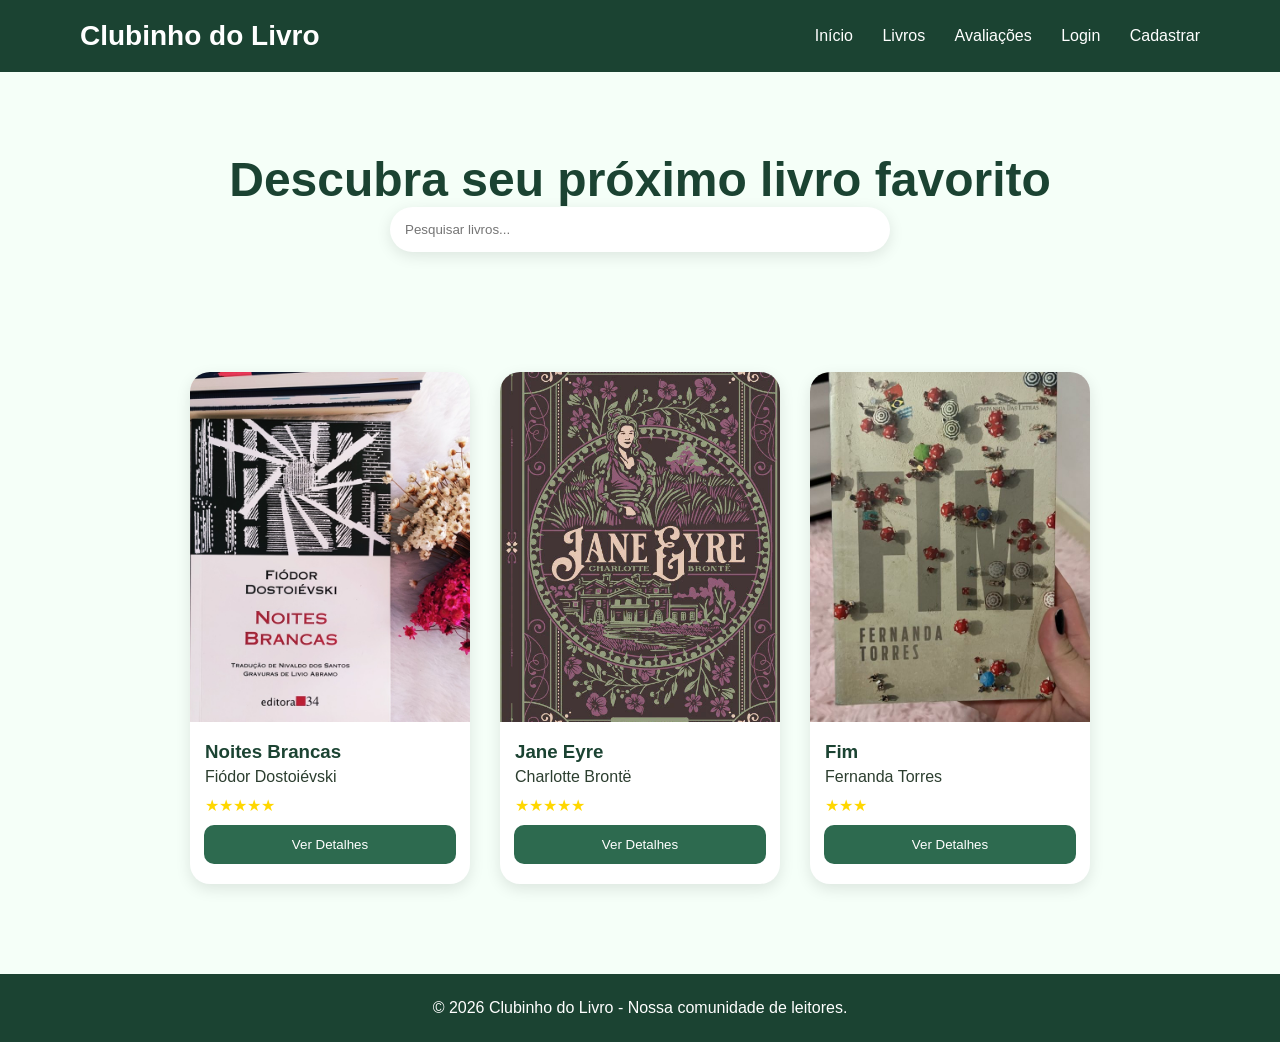
<file: index.html>
<!DOCTYPE html>
<html lang="pt-br">
<head>
    <meta charset="UTF-8">
    <meta name="viewport" content="width=device-width, initial-scale=1.0">
    <link rel="shortcut icon" href="img/livro.png" type="image/x-icon">
    <link rel="stylesheet" href="./css/style.css">
    <title>Clubinho do Livro</title>
</head>
<body>
<header>
    <div class="logo">Clubinho do Livro</div>

    <nav>
        <a href="index.html">Início</a>
        <a href="produto.html">Livros</a>
        <a href="avaliacao.html">Avaliações</a>
        <a href="login.html">Login</a>
        <a href="new.html">Cadastrar</a>
    </nav>
</header>

<main>

    <section class="hero">
        <h1>Descubra seu próximo livro favorito</h1>
        <input type="text" placeholder="Pesquisar livros...">
    </section>

    <section class="livros">

        <article class="card">
            <img src="img/Noites Brancas.jpg">
            <h3>Noites Brancas</h3>
            <p>Fiódor Dostoiévski</p>
            <div class="nota">★★★★★</div>
            <button>Ver Detalhes</button>
        </article>

        <article class="card">
            <img src="img/jane.jpg">
            <h3>Jane Eyre</h3>
            <p>Charlotte Brontë</p>
            <div class="nota">★★★★★</div>
            <button>Ver Detalhes</button>
        </article>

        <article class="card">
            <img src="img/fim.jpg">
            <h3>Fim</h3>
            <p>Fernanda Torres</p>
            <div class="nota">★★★</div>
            <button>Ver Detalhes</button>
        </article>

    </section>

</main>

<footer>
    <p>© 2026 Clubinho do Livro - Nossa comunidade de leitores.</p>
</footer>
</body>
</html>
</file>
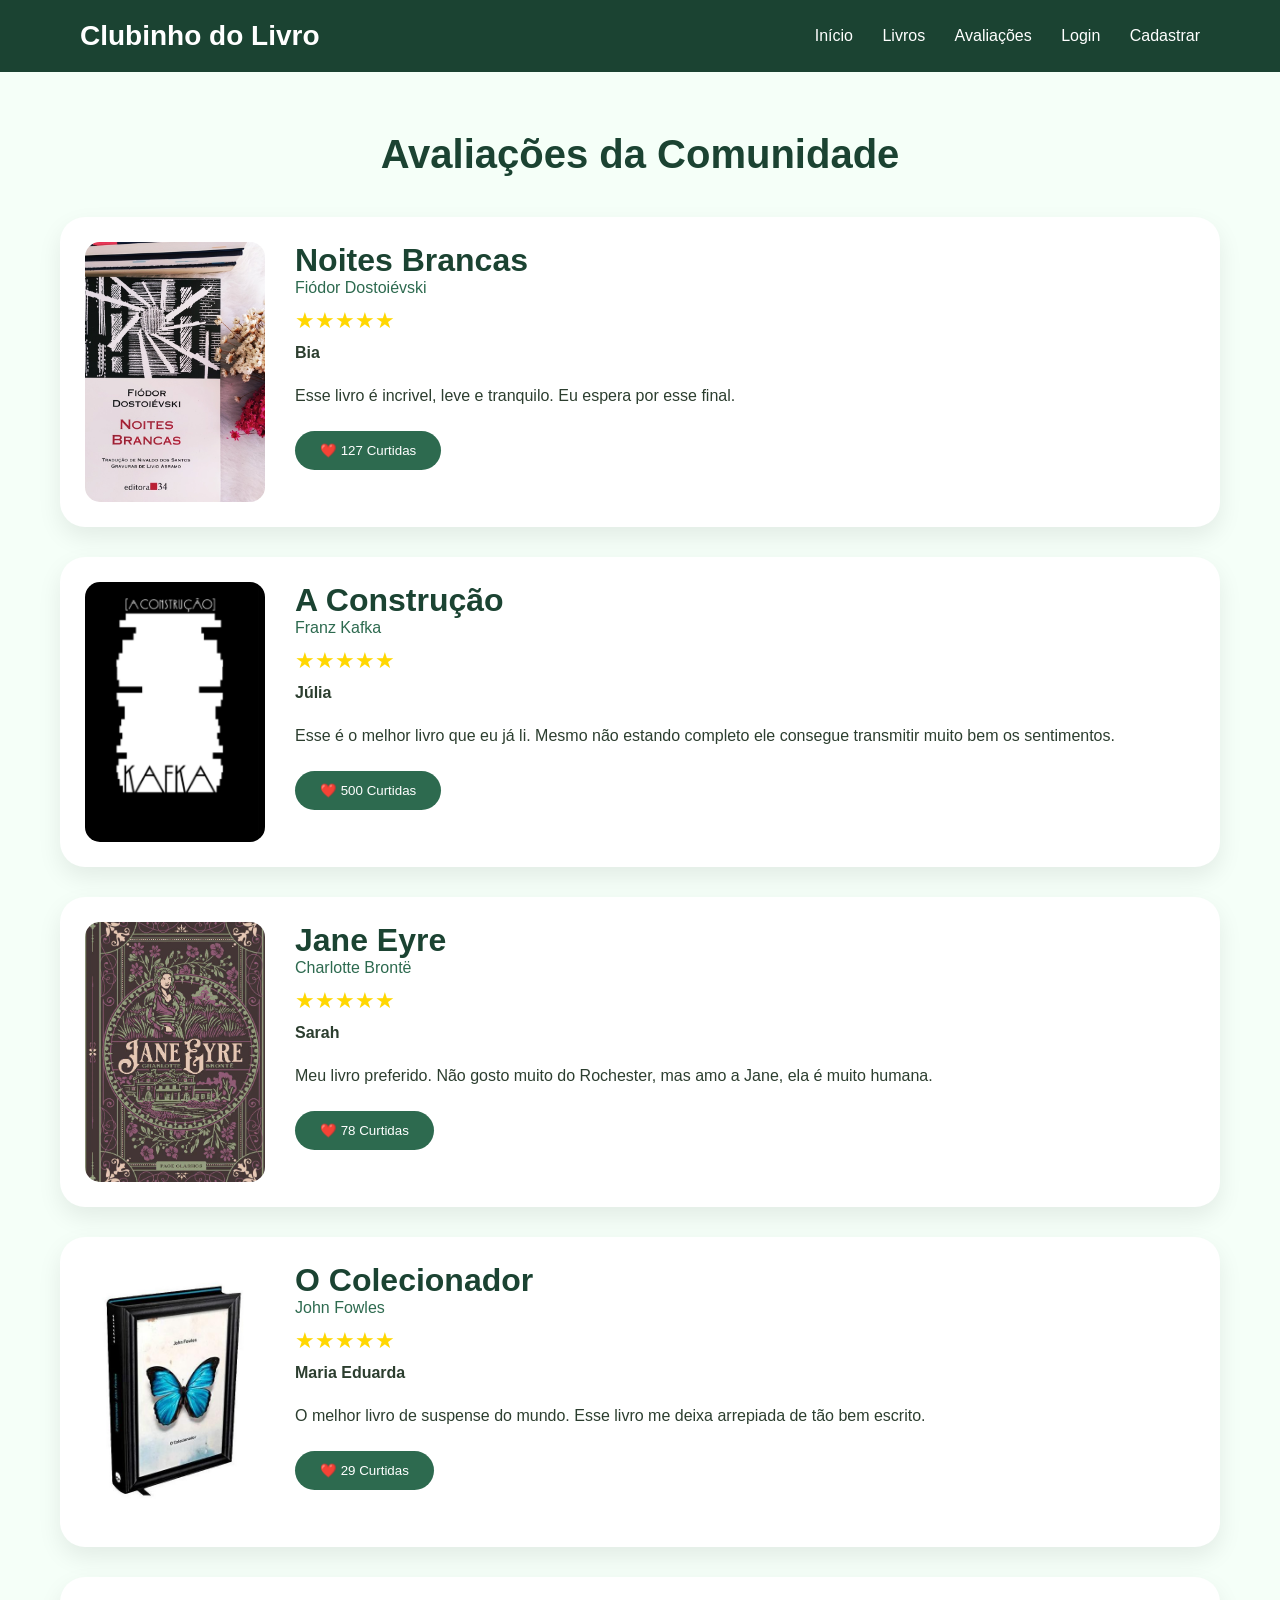
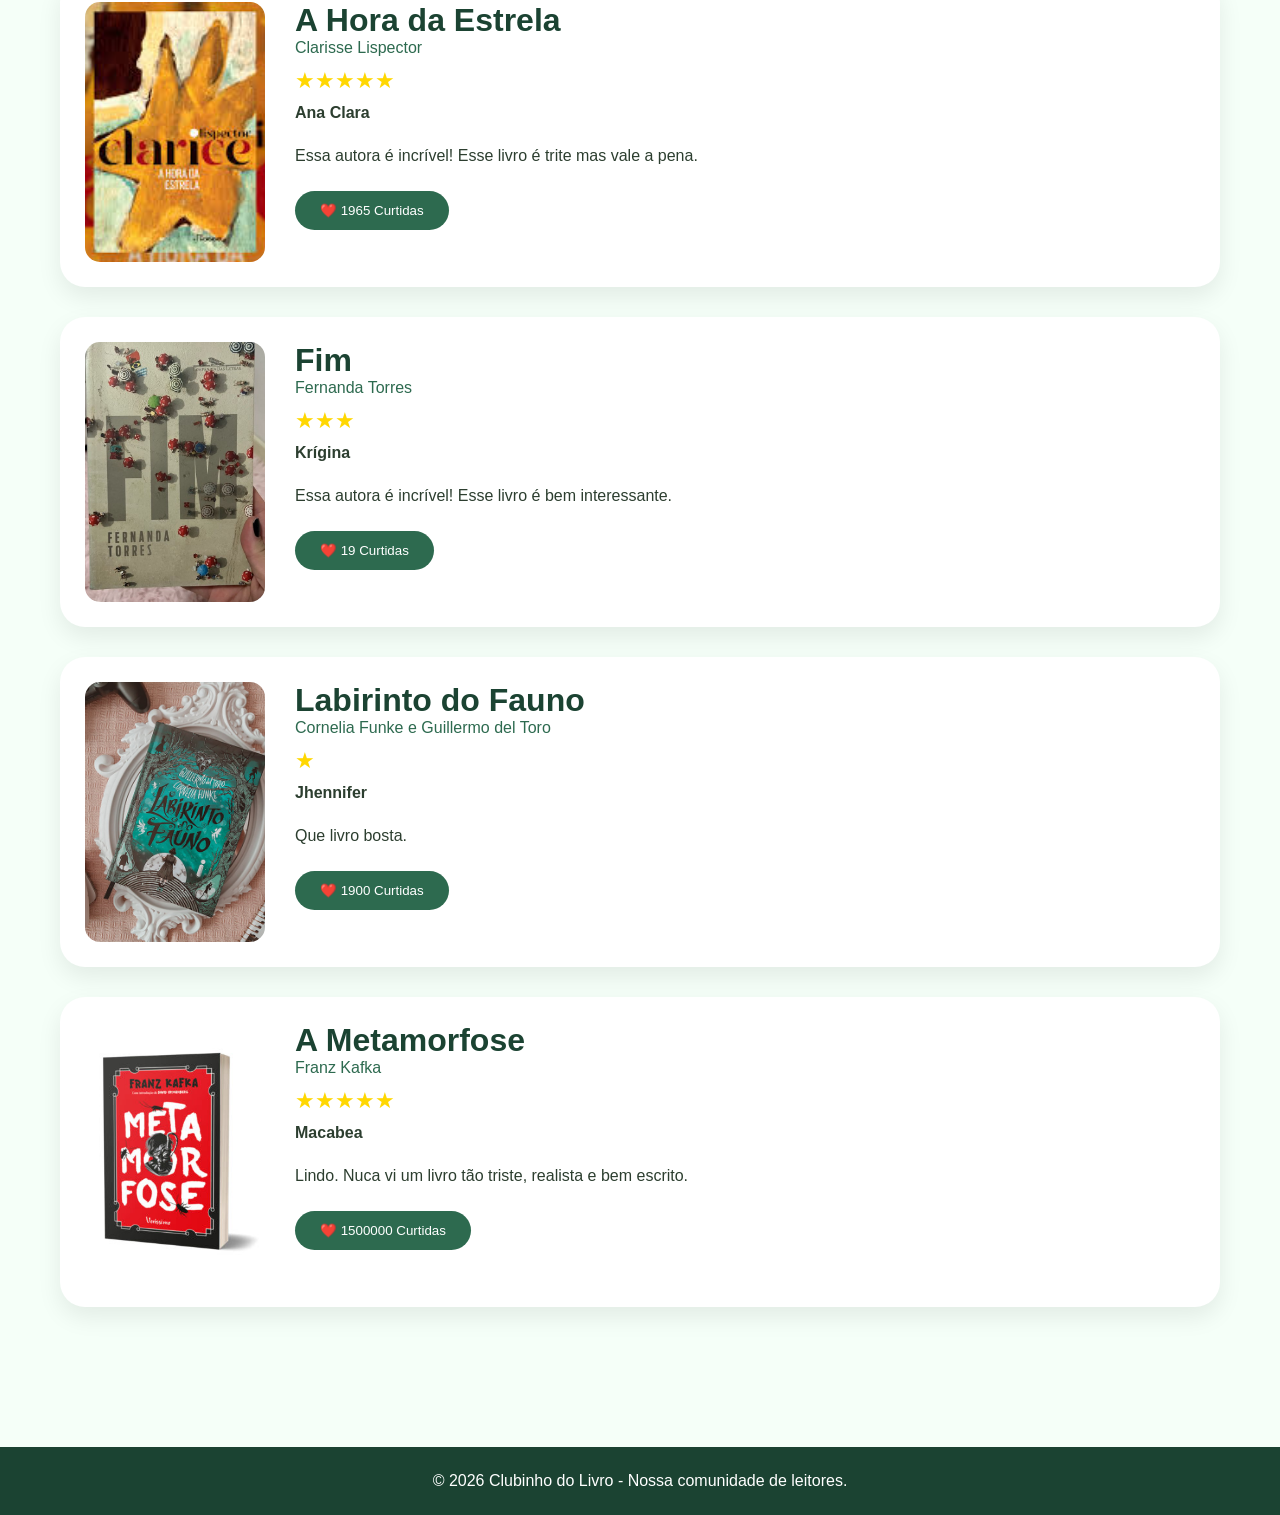
<file: avaliacao.html>
<!DOCTYPE html>
<html lang="pt-br">
<head>
    <meta charset="UTF-8">
    <meta name="viewport" content="width=device-width, initial-scale=1.0">
    <link rel="shortcut icon" href="img/livro.png" type="image/x-icon">
    <link rel="stylesheet" href="./css/style.css">
    <title>Clubinho do Livro</title>
</head>
<body>

 <header>
    <div class="logo">Clubinho do Livro</div>

    <nav>
        <a href="index.html">Início</a>
        <a href="produto.html">Livros</a>
        <a href="avaliacao.html">Avaliações</a>
        <a href="login.html">Login</a>
        <a href="new.html">Cadastrar</a>
    </nav>
</header>
<main>
    <section class="avaliacoes">

    <h2>Avaliações da Comunidade</h2>

    <article class="review-card">

        <img src="img/Noites Brancas.jpg" alt="Livro">

        <div class="review-content">

            <h3>Noites Brancas</h3>

            <span class="autor">
                Fiódor Dostoiévski
            </span>

            <div class="stars">
                ★★★★★
            </div>

            <h4>Bia</h4>

            <p>
                Esse livro é incrivel, leve e tranquilo.
                Eu espera por esse final.
            </p>

            <button>❤️ 127 Curtidas</button>

        </div>

    </article>

        <article class="review-card">

        <img src="img/construcao.png" alt="Livro">

        <div class="review-content">

            <h3>A Construção</h3>

            <span class="autor">
                Franz Kafka
            </span>

            <div class="stars">
                ★★★★★
            </div>

            <h4>Júlia</h4>

            <p>
                Esse é o melhor livro que eu já li.
                Mesmo não estando completo ele consegue transmitir muito bem os sentimentos.
            </p>

            <button>❤️ 500 Curtidas</button>

        </div>

    </article>

        <article class="review-card">

        <img src="img/jane.jpg" alt="Livro">

        <div class="review-content">

            <h3>Jane Eyre</h3>

            <span class="autor">
                Charlotte Brontë
            </span>

            <div class="stars">
                ★★★★★
            </div>

            <h4>Sarah</h4>

            <p>
                Meu livro preferido.
                Não gosto muito do Rochester, mas amo a Jane, ela é muito humana.
            </p>

            <button>❤️ 78 Curtidas</button>

        </div>

    </article>

         <article class="review-card">

        <img src="img/colecionador.jpg" alt="Livro">

        <div class="review-content">

            <h3>O Colecionador</h3>

            <span class="autor">
                John Fowles
            </span>

            <div class="stars">
                ★★★★★
            </div>

            <h4>Maria Eduarda</h4>

            <p>
                O melhor livro de suspense do mundo.
                Esse livro me deixa arrepiada de tão bem escrito.
            </p>

            <button>❤️ 29 Curtidas</button>

        </div>

    </article>

    <article class="review-card">

        <img src="img/estrela.jpg" alt="Livro">

        <div class="review-content">

            <h3>A Hora da Estrela</h3>

            <span class="autor">
                Clarisse Lispector
            </span>

            <div class="stars">
                ★★★★★
            </div>

            <h4>Ana Clara</h4>

            <p>
                Essa autora é incrível!
                Esse livro é trite mas vale a pena.
            </p>

            <button>❤️ 1965 Curtidas</button>

        </div>

    </article>

    <article class="review-card">

        <img src="img/fim.jpg" alt="Livro">

        <div class="review-content">

            <h3>Fim</h3>

            <span class="autor">
                Fernanda Torres
            </span>

            <div class="stars">
                ★★★
            </div>

            <h4>Krígina</h4>

            <p>
                Essa autora é incrível!
                Esse livro é bem interessante.
            </p>

            <button>❤️ 19 Curtidas</button>

        </div>

    </article>

    <article class="review-card">

        <img src="img/labirinto.jpg" alt="Livro">

        <div class="review-content">

            <h3>Labirinto do Fauno</h3>

            <span class="autor">
                Cornelia Funke e Guillermo del Toro
            </span>

            <div class="stars">
                ★
            </div>

            <h4>Jhennifer</h4>

            <p>
                Que livro bosta.
            </p>

            <button>❤️ 1900 Curtidas</button>

        </div>

    </article>

     <article class="review-card">

        <img src="img/metamorfose.jpg" alt="Livro">

        <div class="review-content">

            <h3>A Metamorfose</h3>

            <span class="autor">
                Franz Kafka
            </span>

            <div class="stars">
                ★★★★★
            </div>

            <h4>Macabea</h4>

            <p>
                Lindo.
                Nuca vi um livro tão triste, realista e bem escrito.
            </p>

            <button>❤️ 1500000 Curtidas</button>

        </div>

    </article>
</section>
</main>
<footer>
    <p>© 2026 Clubinho do Livro - Nossa comunidade de leitores.</p>
</footer>
</body>
</html>
</file>
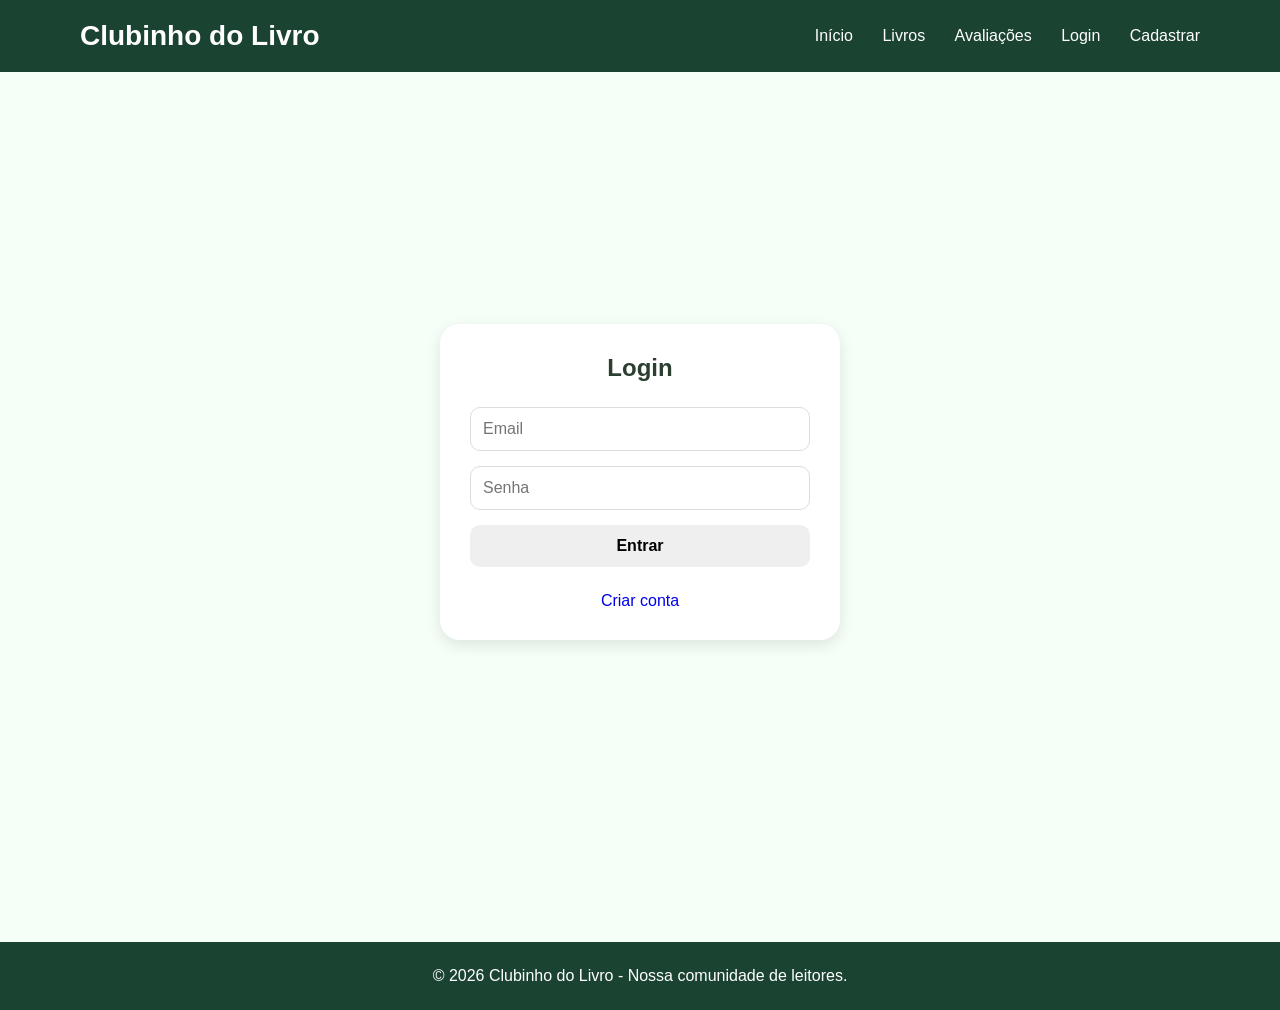
<file: login.html>
<!DOCTYPE html>
<html lang="pt-br">
<head>
    <meta charset="UTF-8">
    <meta name="viewport" content="width=device-width, initial-scale=1.0">
    <link rel="shortcut icon" href="img/livro.png" type="image/x-icon">
    <link rel="stylesheet" href="./css/style.css">
    <title>Clubinho do Livro</title>
</head>
<body>
<header>
    <div class="logo">Clubinho do Livro</div>

    <nav>
        <a href="index.html">Início</a>
        <a href="produto.html">Livros</a>
        <a href="avaliacao.html">Avaliações</a>
        <a href="login.html">Login</a>
        <a href="new.html">Cadastrar</a>
    </nav>
</header>

<main>

    <article class="login-container">

        <form class="login">

            <h1>Login</h1>

            <input type="email" placeholder="Email">

            <input type="password" placeholder="Senha">

            <button>Entrar</button>

            <a href="new.html">Criar conta</a>

        </form>

    </article>

</main>

<footer>
    <p>© 2026 Clubinho do Livro - Nossa comunidade de leitores.</p>
</footer>

</body>
</html>
</file>
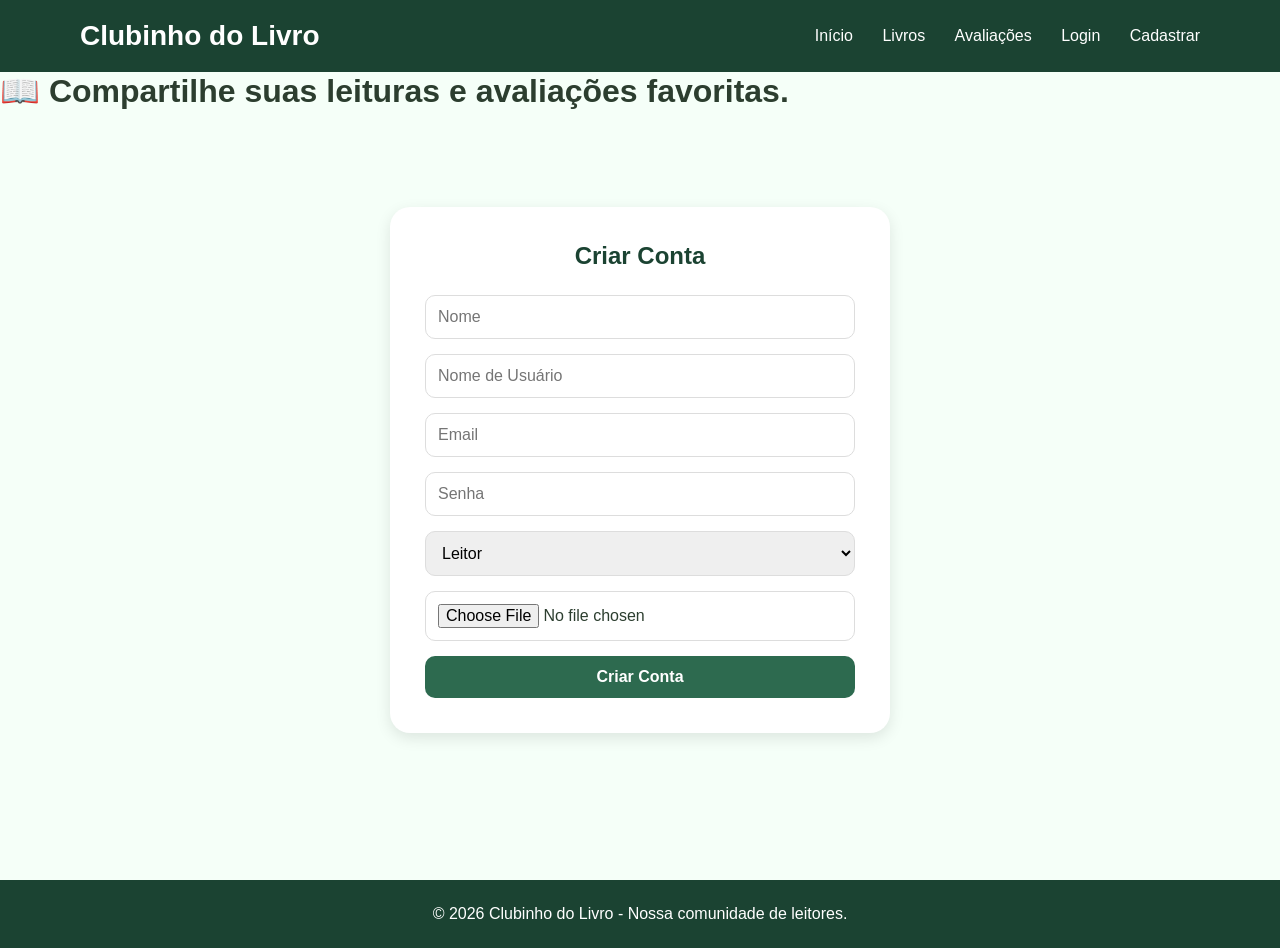
<file: new.html>
<!DOCTYPE html>
<html lang="pt-br">
<head>
    <meta charset="UTF-8">
    <meta name="viewport" content="width=device-width, initial-scale=1.0">
    <link rel="shortcut icon" href="img/livro.png" type="image/x-icon">
    <link rel="stylesheet" href="./css/style.css">
    <title>Clubinho do Livro</title>
</head>
<body>
<header>
    <div class="logo">Clubinho do Livro</div>

    <nav>
        <a href="index.html">Início</a>
        <a href="produto.html">Livros</a>
        <a href="avaliacao.html">Avaliações</a>
        <a href="login.html">Login</a>
        <a href="new.html">Cadastrar</a>
    </nav>
</header>

<main>

    <h1>📖 Compartilhe suas leituras e avaliações favoritas.</h1>

    <article class="cadastro-container">

        <form class="cadastro-form">

            <h1>Criar Conta</h1>

            <input type="text" placeholder="Nome">

            <input type="text" placeholder="Nome de Usuário">

            <input type="email" placeholder="Email">

            <input type="password" placeholder="Senha">

            <select>
                <option>Leitor</option>
                <option>Visitante</option>
                <option>Administrador</option>
            </select>

            <input type="file">

            <button>Criar Conta</button>

        </form>

    </article>

</main>

<footer>
    <p>© 2026 Clubinho do Livro - Nossa comunidade de leitores.</p>
</footer>
</html>
</file>
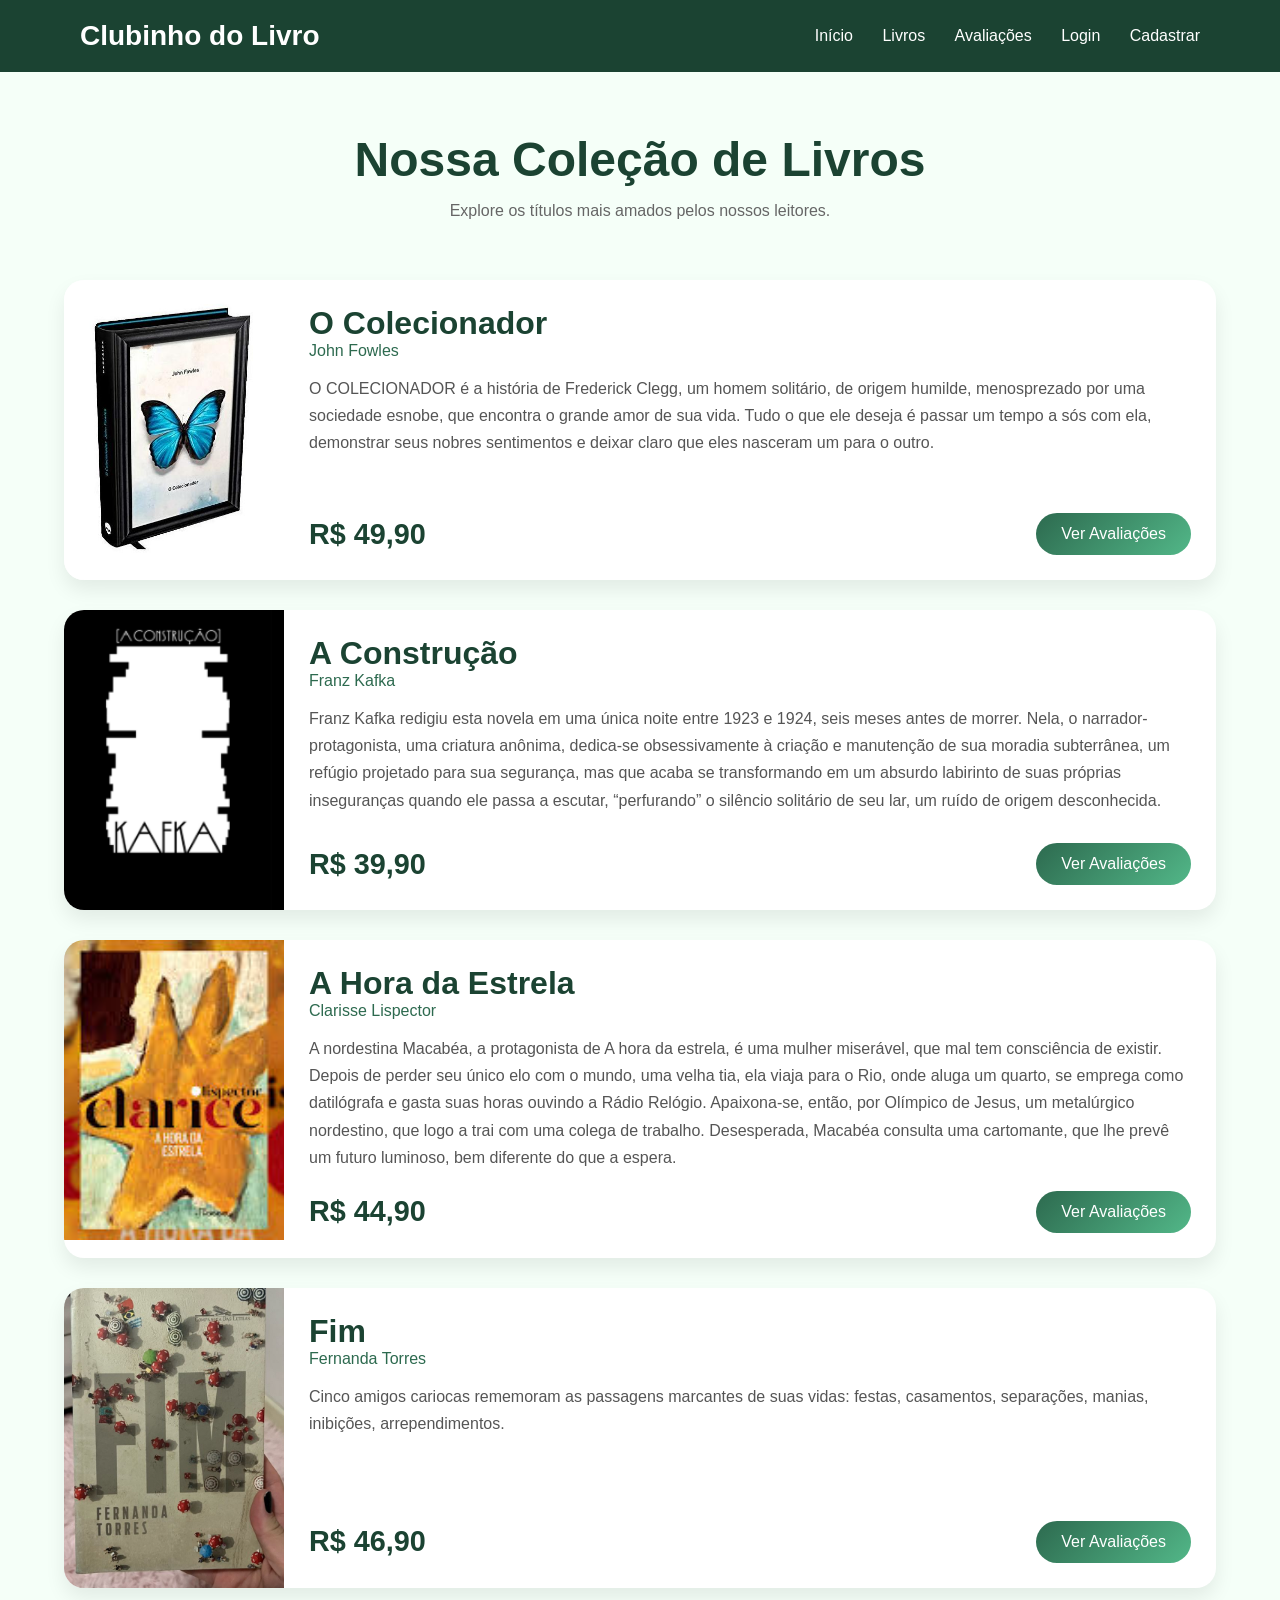
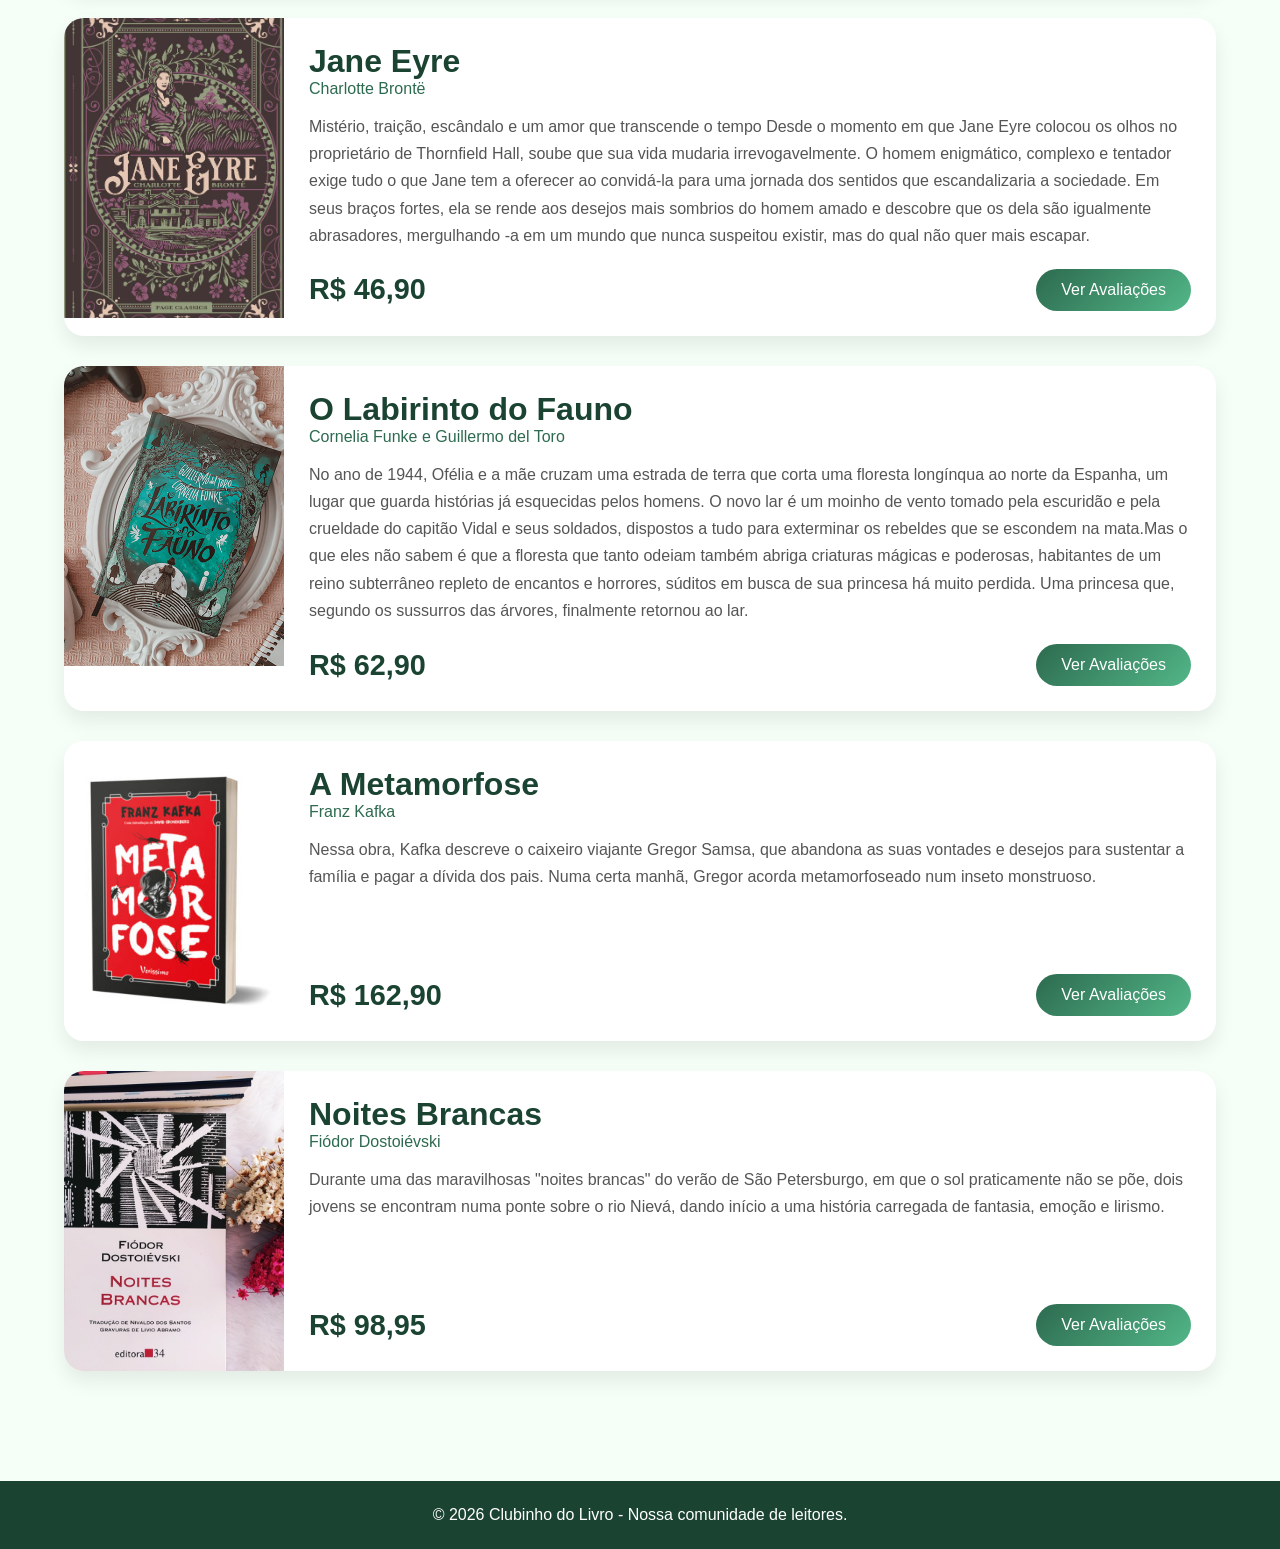
<file: produto.html>
<!DOCTYPE html>
<html lang="pt-BR">
<head>
    <meta charset="UTF-8">
    <meta name="viewport" content="width=device-width, initial-scale=1.0">
    <link rel="shortcut icon" href="img/livro.png" type="image/x-icon">
    <link rel="stylesheet" href="css/style.css">
    <title>Clubinho do Livro</title>
</head>
<body>

<header>
    <div class="logo">Clubinho do Livro</div>

    <nav>
        <a href="index.html">Início</a>
        <a href="produto.html">Livros</a>
        <a href="avaliacao.html">Avaliações</a>
        <a href="login.html">Login</a>
        <a href="new.html">Cadastrar</a>
    </nav>
</header>

<main>
    <section class="titulo-pagina">
    <h1>Nossa Coleção de Livros</h1>
    <p>Explore os títulos mais amados pelos nossos leitores.</p>
</section>

<section class="catalogo">

    <article class="livro-card">

        <img src="img/colecionador.jpg" alt="O Colecionador">

        <div class="livro-info">

            <h3>O Colecionador</h3>

            <p class="autor">John Fowles</p>

            <p class="descricao">
                O COLECIONADOR é a história de Frederick Clegg, um homem solitário, de origem humilde,
                 menosprezado por uma sociedade esnobe, que encontra o grande amor de sua vida. Tudo o que ele 
                 deseja é passar um tempo a sós com ela, demonstrar seus nobres sentimentos e deixar claro que eles
                  nasceram um para o outro.
            </p>

            <div class="rodape-card">

                <span class="preco">
                    R$ 49,90
                </span>

                <a href="avaliacao.html" class="btn-avaliacao">
                    Ver Avaliações
                </a>

            </div>

        </div>

    </article>

    <article class="livro-card">

        <img src="img/construcao.png" alt="A Construção">

        <div class="livro-info">

            <h3>A Construção</h3>

            <p class="autor">Franz Kafka</p>

            <p class="descricao">
                Franz Kafka redigiu esta novela em uma única noite entre 1923 e 1924, seis meses antes de morrer.
                 Nela, o narrador-protagonista, uma criatura anônima, dedica-se obsessivamente à criação e manutenção
                  de sua moradia subterrânea, um refúgio projetado para sua segurança, mas que acaba se transformando
                   em um absurdo labirinto de suas próprias inseguranças quando ele passa a escutar, “perfurando” o
                    silêncio solitário de seu lar, um ruído de origem desconhecida.
            </p>

            <div class="rodape-card">

                <span class="preco">
                    R$ 39,90
                </span>

                <a href="avaliacao.html" class="btn-avaliacao">
                    Ver Avaliações
                </a>

            </div>

        </div>

    </article>

    <article class="livro-card">

        <img src="img/estrela.jpg" alt="A Hora da Estrela">

        <div class="livro-info">

            <h3>A Hora da Estrela</h3>

            <p class="autor">Clarisse Lispector</p>

            <p class="descricao">
                A nordestina Macabéa, a protagonista de A hora da estrela, é uma mulher miserável, que mal tem 
                consciência de existir. Depois de perder seu único elo com o mundo, uma velha tia, ela viaja para 
                o Rio, onde aluga um quarto, se emprega como datilógrafa e gasta suas horas ouvindo a Rádio Relógio.
                 Apaixona-se, então, por Olímpico de Jesus, um metalúrgico nordestino, que logo a trai com uma colega
                  de trabalho. Desesperada, Macabéa consulta uma cartomante, que lhe prevê um futuro luminoso, bem 
                  diferente do que a espera.
            </p>

            <div class="rodape-card">

                <span class="preco">
                    R$ 44,90
                </span>

                <a href="avaliacao.html" class="btn-avaliacao">
                    Ver Avaliações
                </a>

            </div>

        </div>

    </article>

    <article class="livro-card">

        <img src="img/fim.jpg" alt="Fim">

        <div class="livro-info">

            <h3>Fim</h3>

            <p class="autor">Fernanda Torres</p>

            <p class="descricao">
                Cinco amigos cariocas rememoram as passagens marcantes de suas vidas: festas, casamentos, separações,
                 manias, inibições, arrependimentos.
            </p>

            <div class="rodape-card">

                <span class="preco">
                    R$ 46,90
                </span>

                <a href="avaliacao.html" class="btn-avaliacao">
                    Ver Avaliações
                </a>

            </div>

        </div>

    </article>

    <article class="livro-card">

        <img src="img/jane.jpg" alt="Jane Eyre">

        <div class="livro-info">

            <h3>Jane Eyre</h3>

            <p class="autor">Charlotte Brontë </p>

            <p class="descricao">
                Mistério, traição, escândalo e um amor que transcende o tempo Desde o momento em que Jane Eyre
                 colocou os olhos no proprietário de Thornfield Hall, soube que sua vida mudaria irrevogavelmente.
                  O homem enigmático, complexo e tentador exige tudo o que Jane tem a oferecer ao convidá-la para 
                  uma jornada dos sentidos que escandalizaria a sociedade. Em seus braços fortes, ela se rende aos 
                  desejos mais sombrios do homem amado e descobre que os dela são igualmente abrasadores, mergulhando
                  -a em um mundo que nunca suspeitou existir, mas do qual não quer mais escapar.
            </p>

            <div class="rodape-card">

                <span class="preco">
                    R$ 46,90
                </span>

                <a href="avaliacao.html" class="btn-avaliacao">
                    Ver Avaliações
                </a>

            </div>

        </div>

    </article>

     <article class="livro-card">

        <img src="img/labirinto.jpg" alt="O Labirinto do Fauno">

        <div class="livro-info">

            <h3>O Labirinto do Fauno</h3>

            <p class="autor">Cornelia Funke e Guillermo del Toro</p>

            <p class="descricao">
                No ano de 1944, Ofélia e a mãe cruzam uma estrada de terra que corta uma floresta longínqua ao norte
                 da Espanha, um lugar que guarda histórias já esquecidas pelos homens. O novo lar é um moinho de 
                 vento tomado pela escuridão e pela crueldade do capitão Vidal e seus soldados, dispostos a tudo 
                 para exterminar os rebeldes que se escondem na mata.Mas o que eles não sabem é que a floresta que 
                 tanto odeiam também abriga criaturas mágicas e poderosas, habitantes de um reino subterrâneo repleto
                  de encantos e horrores, súditos em busca de sua princesa há muito perdida. Uma princesa que,
                   segundo os sussurros das árvores, finalmente retornou ao lar.
            </p>

            <div class="rodape-card">

                <span class="preco">
                    R$ 62,90
                </span>

                <a href="avaliacao.html" class="btn-avaliacao">
                    Ver Avaliações
                </a>

            </div>

        </div>

     </article>

    <article class="livro-card">

        <img src="img/metamorfose.jpg" alt="A Metamorfose">

        <div class="livro-info">

            <h3>A Metamorfose</h3>

            <p class="autor">Franz Kafka</p>

            <p class="descricao">
                Nessa obra, Kafka descreve o caixeiro viajante Gregor Samsa, que abandona as suas vontades e 
                desejos para sustentar a família e pagar a dívida dos pais. Numa certa manhã, Gregor acorda 
                metamorfoseado num inseto monstruoso.
            </p>

            <div class="rodape-card">

                <span class="preco">
                    R$ 162,90
                </span>

                <a href="avaliacao.html" class="btn-avaliacao">
                    Ver Avaliações
                </a>

            </div>

        </div>

    </article>

    <article class="livro-card">

        <img src="img/Noites Brancas.jpg" alt="Noites Brancas">

        <div class="livro-info">

            <h3>Noites Brancas</h3>

            <p class="autor">Fiódor Dostoiévski</p>

            <p class="descricao">
                Durante uma das maravilhosas "noites brancas" do verão de São Petersburgo, em que o sol praticamente
                 não se põe, dois jovens se encontram numa ponte sobre o rio Nievá, dando início a uma história 
                 carregada de fantasia, emoção e lirismo. 
            </p>

            <div class="rodape-card">

                <span class="preco">
                    R$ 98,95
                </span>

                <a href="avaliacao.html" class="btn-avaliacao">
                    Ver Avaliações
                </a>

            </div>

        </div>

    </article>
</section>
</main>
<footer>
    <p>© 2026 Clubinho do Livro - Nossa comunidade de leitores.</p>
</footer>

</body>
</html>
</file>
<file: css/style.css>
:root{
    --verde-escuro:#1b4332;
    --verde-medio:#2d6a4f;
    --verde-claro:#52b788;
    --verde-suave:#95d5b2;
    --fundo:#f5fff8;
    --branco:#ffffff;
    --texto:#2c3e2f;
}

*{
    margin:0;
    padding:0;
    box-sizing:border-box;
    font-family:'Segoe UI', sans-serif;
}

body{
    background:var(--fundo);
    color:var(--texto);
}

/* MENU */

header{
    background:var(--verde-escuro);
    display:flex;
    justify-content:space-between;
    align-items:center;
    padding:20px 80px;
}

.logo{
    color:white;
    font-size:28px;
    font-weight:bold;
}

nav a{
    color:white;
    text-decoration:none;
    margin-left:25px;
    transition:.3s;
}

nav a:hover{
    color:var(--verde-suave);
}

/* HERO */

.hero{
    text-align:center;
    padding:80px 20px;
}

.hero h1{
    font-size:3rem;
    color:var(--verde-escuro);
}

.hero p{
    margin:20px 0;
    font-size:1.1rem;
}

.hero input{
    width:500px;
    max-width:90%;
    padding:15px;
    border:none;
    border-radius:30px;
    box-shadow:0 4px 15px rgba(0,0,0,.1);
}

/* CARDS */

.livros{
    display:flex;
    justify-content:center;
    flex-wrap:wrap;
    gap:30px;
    padding:40px;
}

.card{
    width:280px;
    background:white;
    border-radius:20px;
    overflow:hidden;
    box-shadow:0 5px 15px rgba(0,0,0,.1);
    transition:.3s;
}

.card:hover{
    transform:translateY(-10px);
}

.card img{
    width:100%;
    height:350px;
    object-fit:cover;
}

.card h3{
    padding:15px 15px 5px;
    color:var(--verde-escuro);
}

.card p{
    padding:0 15px;
}

.nota{
    color:gold;
    padding:10px 15px;
}

.card span{
    display:block;
    padding:0 15px 15px;
    font-size:20px;
    font-weight:bold;
}

.card button{
    width:90%;
    margin:0 5% 20px;
    padding:12px;
    border:none;
    border-radius:10px;
    background:var(--verde-medio);
    color:white;
    cursor:pointer;
    transition:.3s;
}

.card button:hover{
    background:var(--verde-claro);
}

/* RODAPÉ */

footer{
    margin-top:50px;
    background:var(--verde-escuro);
    color:white;
    text-align:center;
    padding:25px;
}

.avaliacoes{
    max-width:1200px;
    margin:auto;
    padding:60px 20px;
}

.avaliacoes h2{
    text-align:center;
    color:var(--verde-escuro);
    margin-bottom:40px;
    font-size:2.5rem;
}

.review-card{
    background:white;
    border-radius:25px;
    display:flex;
    gap:30px;
    padding:25px;
    margin-bottom:30px;

    box-shadow:0 10px 25px rgba(0,0,0,.08);

    transition:.3s;
}

.review-card:hover{
    transform:translateY(-5px);
}

.review-card img{
    width:180px;
    height:260px;
    object-fit:cover;
    border-radius:15px;
}

.review-content{
    flex:1;
}

.review-content h3{
    color:var(--verde-escuro);
    font-size:2rem;
}

.autor{
    color:#777;
}

.stars{
    color:gold;
    font-size:1.4rem;
    margin:10px 0;
}

.review-content p{
    line-height:1.8;
    margin:20px 0;
}

.review-content button{
    background:var(--verde-medio);
    color:white;
    border:none;
    padding:12px 25px;
    border-radius:50px;
    cursor:pointer;
}
/* TÍTULO */

.titulo-pagina{
    text-align:center;
    padding:60px 20px;
}

.titulo-pagina h1{
    color:var(--verde-escuro);
    font-size:3rem;
}

.titulo-pagina p{
    margin-top:15px;
    color:#666;
}

/* CATÁLOGO */

.catalogo{
    width:90%;
    max-width:1200px;
    margin:auto;
    display:flex;
    flex-direction:column;
    gap:30px;
    padding-bottom:60px;
}

/* CARD LIVRO */

.livro-card{
    display:flex;
    background:white;
    border-radius:20px;
    overflow:hidden;

    box-shadow:0 10px 20px rgba(0,0,0,.08);

    transition:.3s;
}

.livro-card:hover{
    transform:translateY(-5px);
}

.livro-card img{
    width:220px;
    height:300px;
    object-fit:cover;
}

.livro-info{
    flex:1;
    padding:25px;
    display:flex;
    flex-direction:column;
}

.livro-info h3{
    color:var(--verde-escuro);
    font-size:2rem;
}

.autor{
    color:var(--verde-medio);
    margin-bottom:15px;
}

.descricao{
    flex:1;
    color:#555;
    line-height:1.7;
}

.rodape-card{
    display:flex;
    justify-content:space-between;
    align-items:center;
    margin-top:20px;
}

.preco{
    font-size:1.8rem;
    font-weight:bold;
    color:var(--verde-escuro);
}

.btn-avaliacao{
    background:linear-gradient(
        135deg,
        var(--verde-medio),
        var(--verde-claro)
    );

    color:white;
    text-decoration:none;

    padding:12px 25px;
    border-radius:50px;

    transition:.3s;
}

.btn-avaliacao:hover{
    transform:scale(1.05);
}
/* ===== LOGIN ===== */

.login-container{
    min-height: calc(100vh - 80px);
    display: flex;
    justify-content: center;
    align-items: center;
    padding: 40px 20px;
}

.login{
    width: 100%;
    max-width: 400px;

    background: white;

    padding: 30px;

    border-radius: 20px;

    box-shadow: 0 5px 15px rgba(0,0,0,0.1);

    display: flex;
    flex-direction: column;
    gap: 15px;
}

.login h1{
    text-align: center;
    margin-bottom: 10px;
}

.login input{
    width: 100%;
    padding: 12px;

    border: 1px solid #ddd;

    border-radius: 10px;

    font-size: 16px;
}

.login button{
    width: 100%;
    padding: 12px;

    border: none;

    border-radius: 10px;

    cursor: pointer;

    font-size: 16px;
    font-weight: bold;
}

.login a{
    text-align: center;
    text-decoration: none;
    margin-top: 10px;
}

.login a:hover{
    text-decoration: underline;
}

/* ===== NEW ===== */

.cadastro-container{
    min-height: calc(100vh - 180px);

    display:flex;
    justify-content:center;
    align-items:center;

    padding:40px 20px;
}

.cadastro-form{
    width:100%;
    max-width:500px;

    background:white;

    padding:35px;

    border-radius:20px;

    box-shadow:0 5px 15px rgba(0,0,0,0.1);

    display:flex;
    flex-direction:column;
    gap:15px;
}

.cadastro-form h1{
    text-align:center;
    margin-bottom:10px;
    color:var(--verde-escuro);
}

.cadastro-form input,
.cadastro-form select{
    width:100%;

    padding:12px;

    border:1px solid #ddd;

    border-radius:10px;

    font-size:16px;
}

.cadastro-form input:focus,
.cadastro-form select:focus{
    outline:none;
    border-color:var(--verde-claro);
}

.cadastro-form button{
    padding:12px;

    border:none;

    border-radius:10px;

    cursor:pointer;

    font-size:16px;
    font-weight:bold;

    background:var(--verde-medio);
    color:white;

    transition:.3s;
}

.cadastro-form button:hover{
    background:var(--verde-claro);
}

/* ===== NEW ===== */
/* Computador */
.container {
    width: 1200px;
    margin: auto;
}

/* Celular */
@media (max-width: 768px) {
    .container {
        width: 95%;
    }
}
</file>
